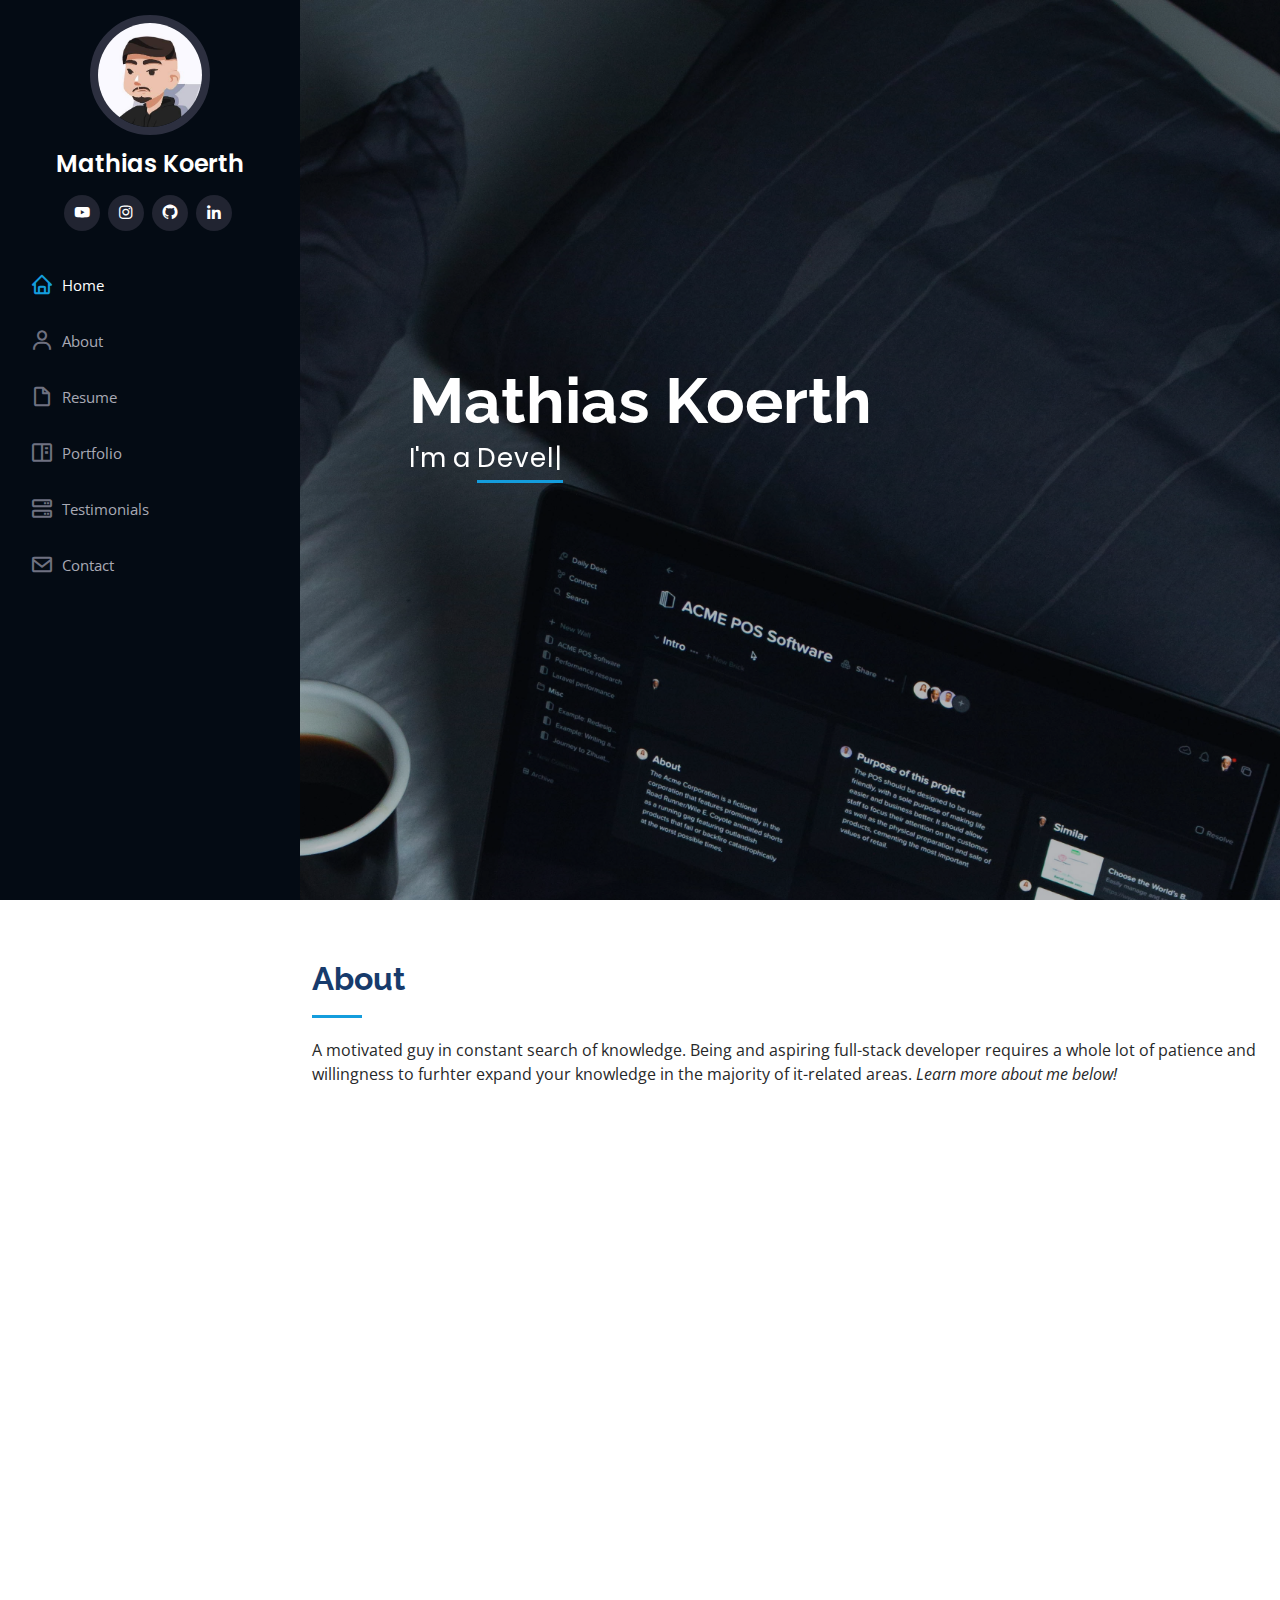
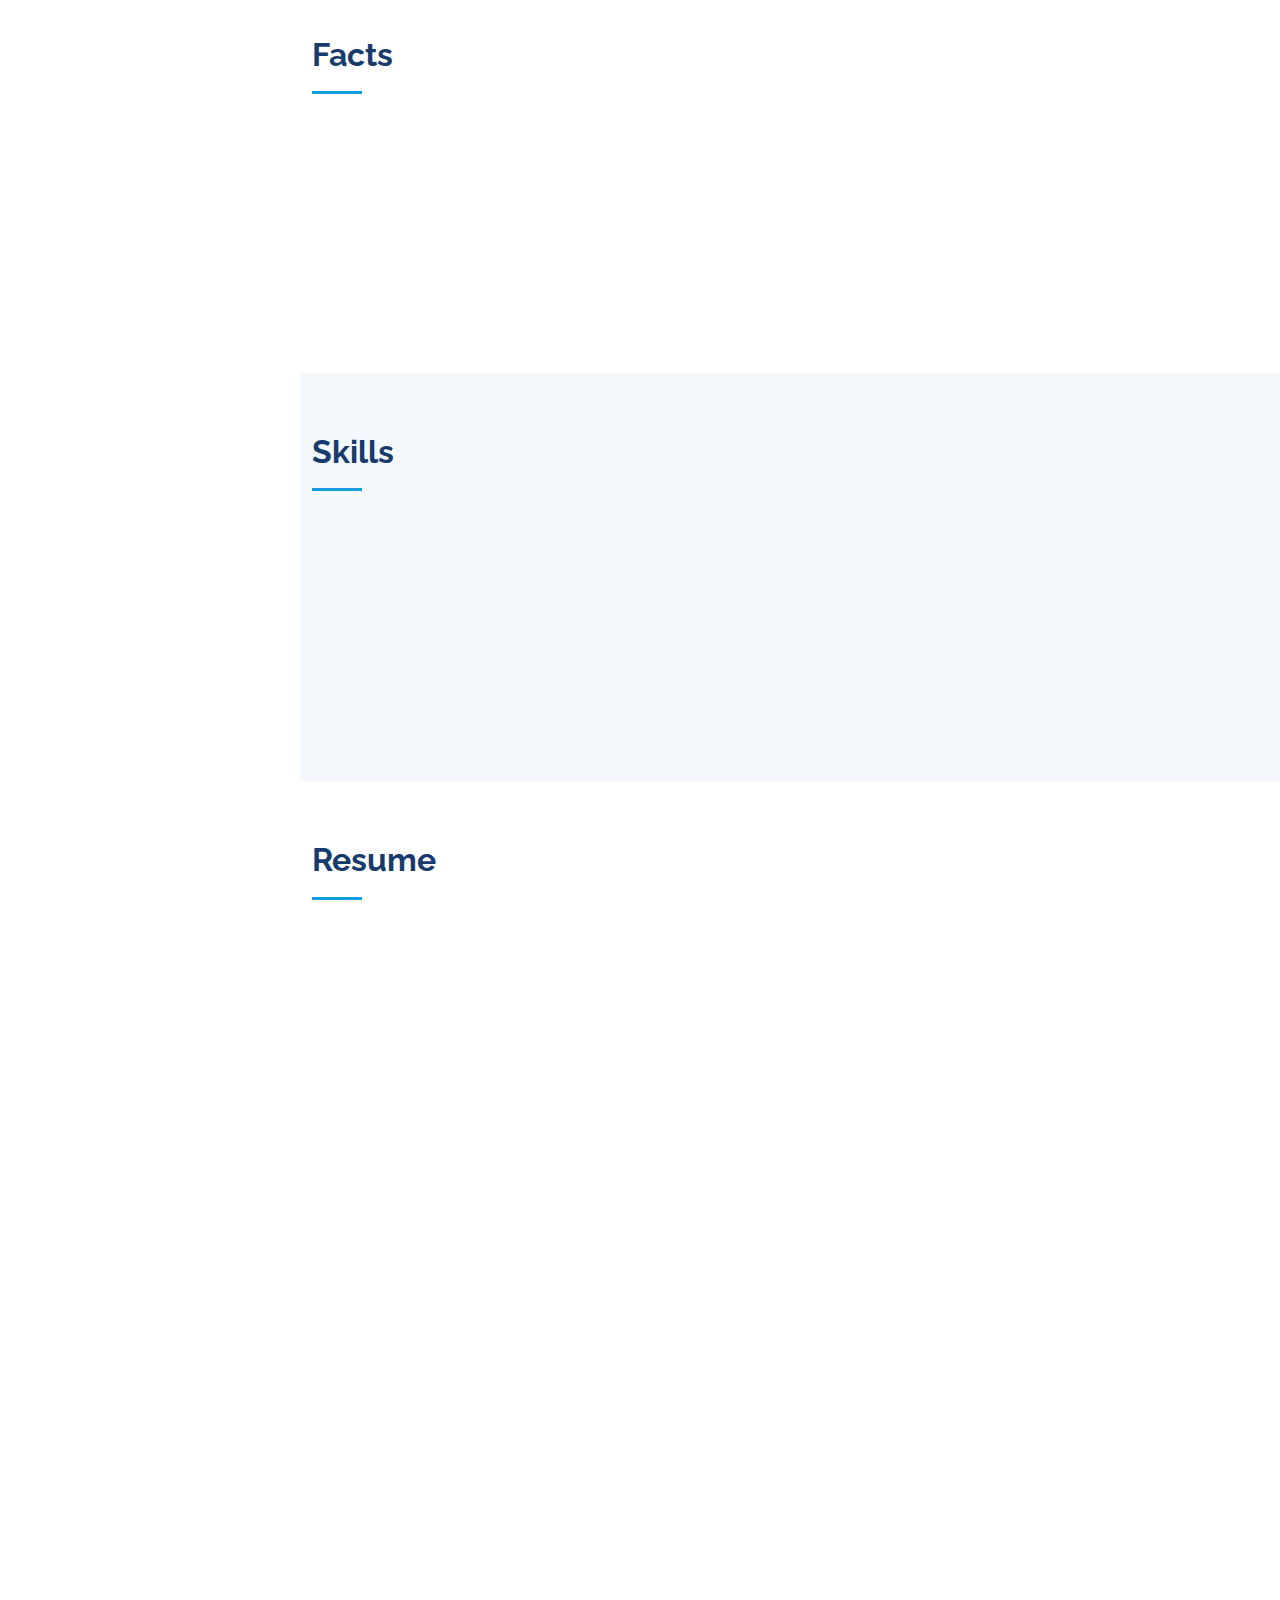
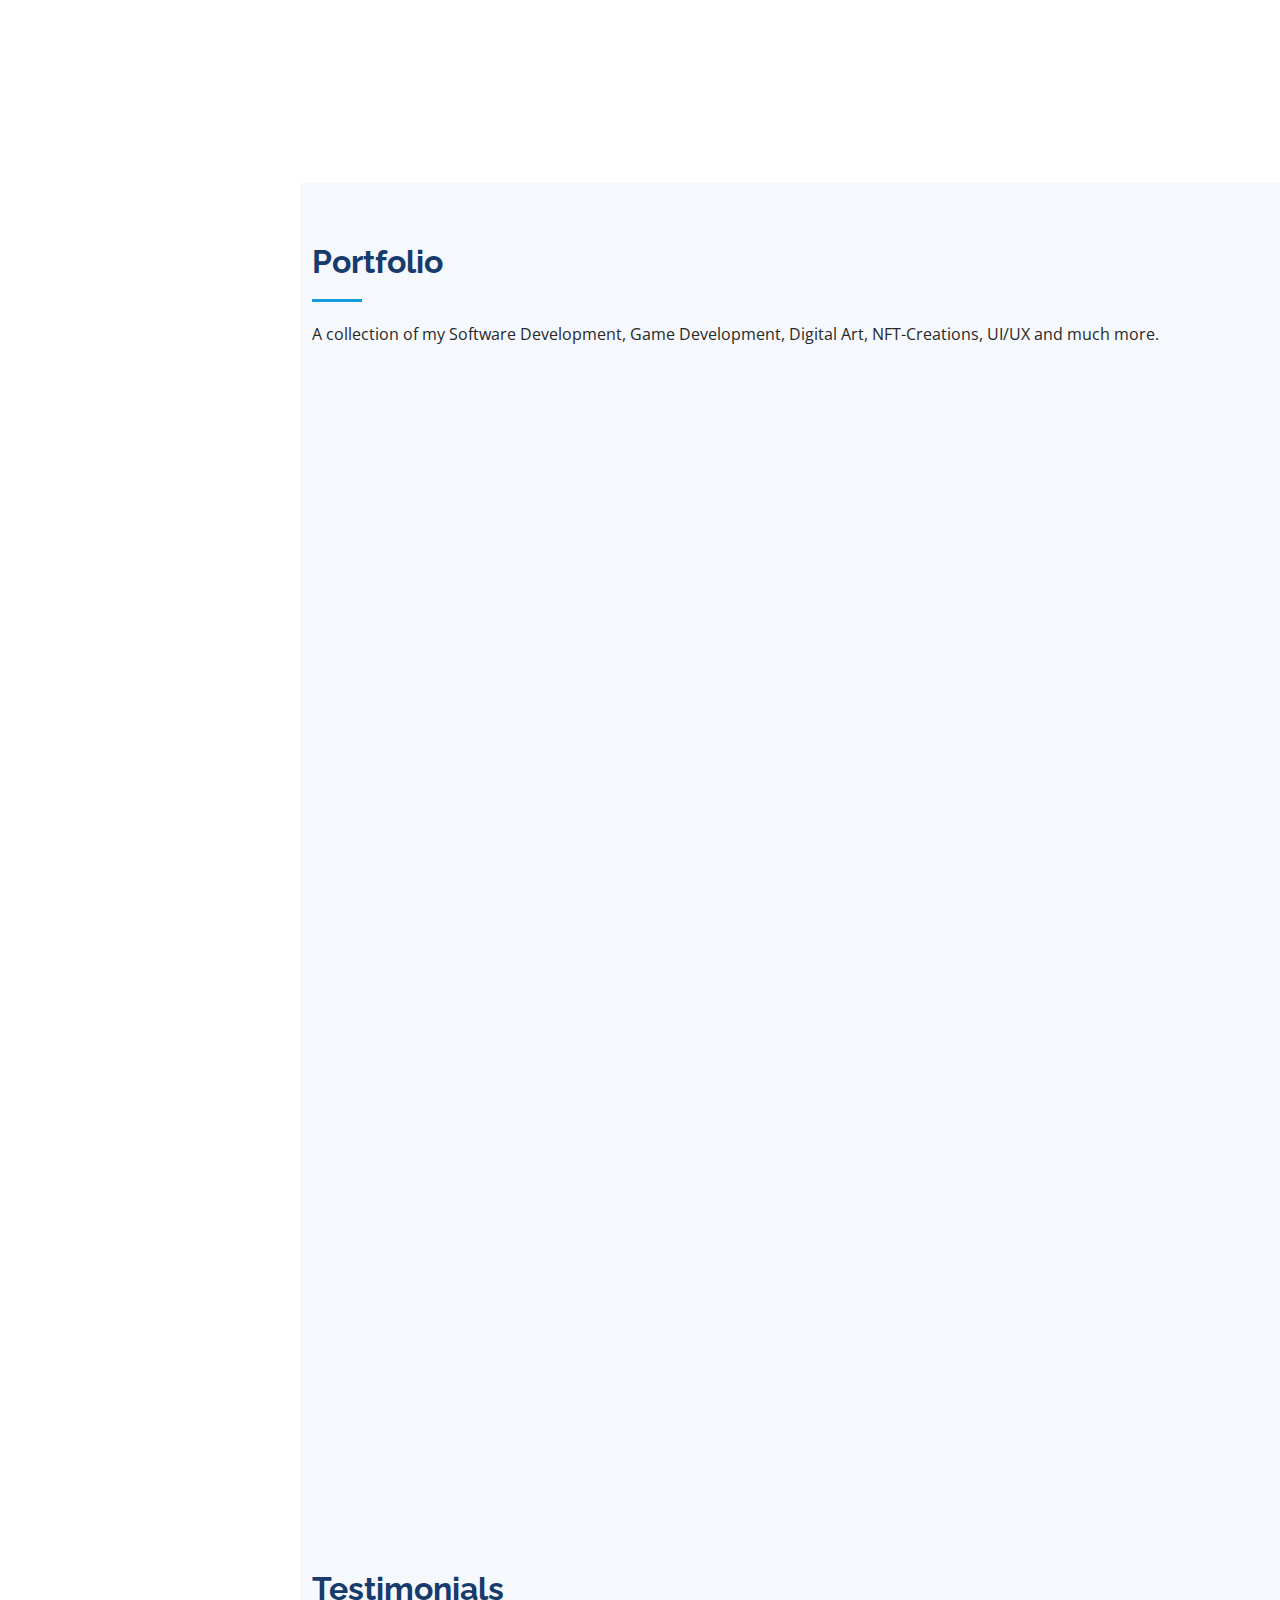
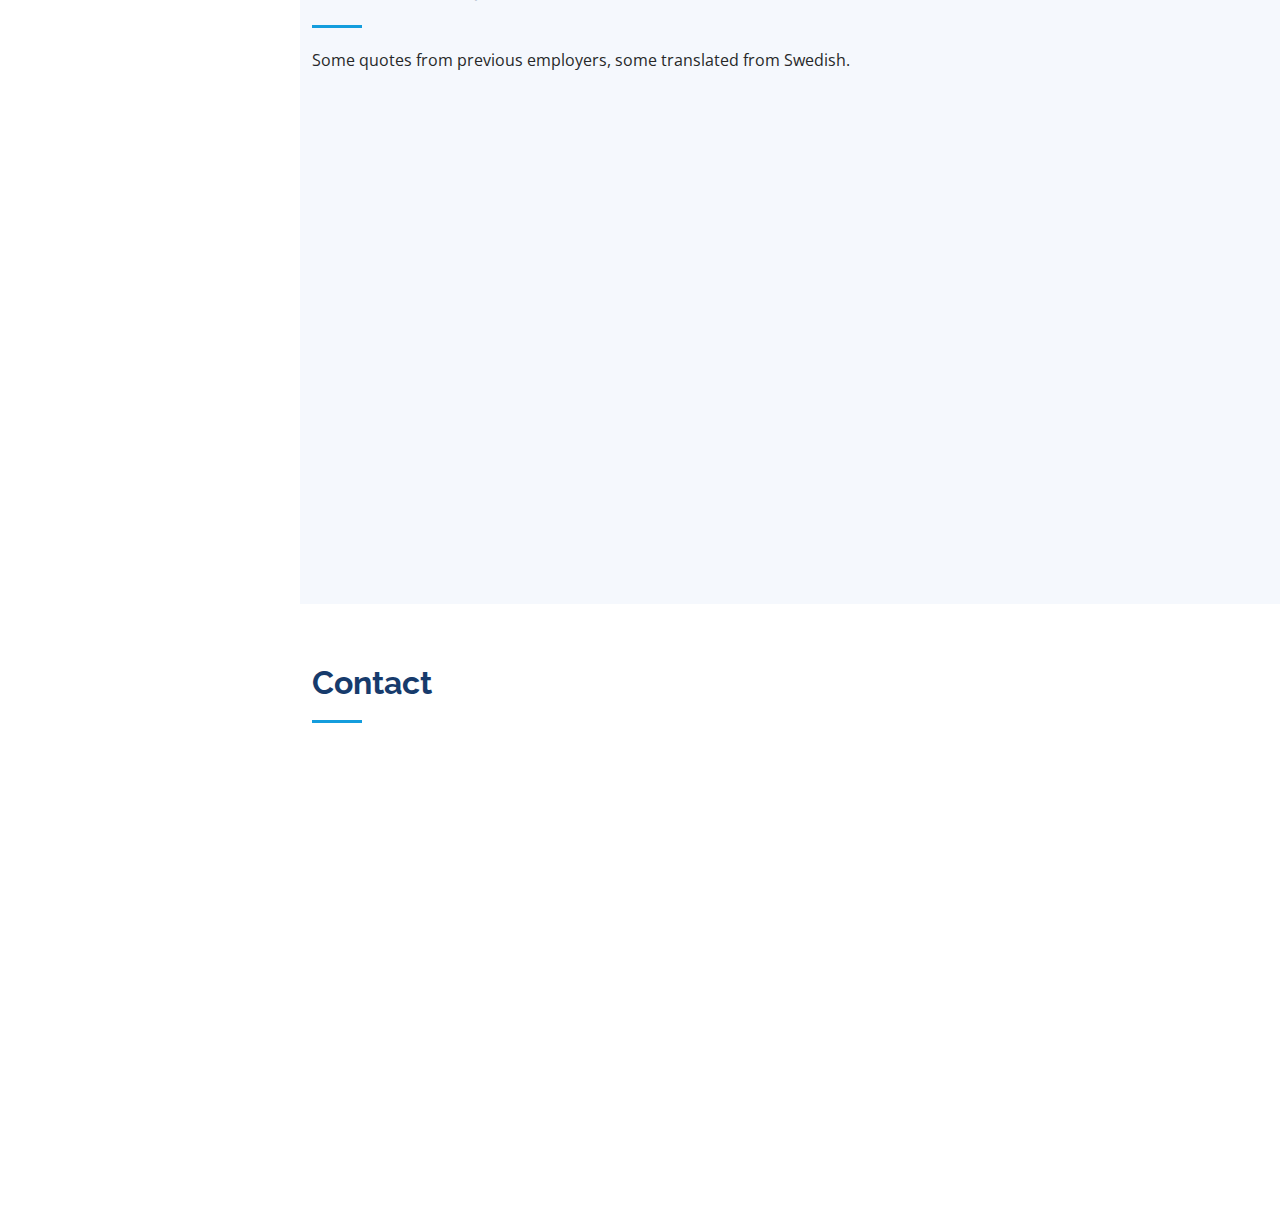
<file: index.html>
<!DOCTYPE html>
<html lang="en">

<head>
  <meta charset="utf-8">
  <meta content="width=device-width, initial-scale=1.0" name="viewport">

  <title>iPortfolio Bootstrap Template - Index</title>
  <meta content="" name="description">
  <meta content="" name="keywords">

  <!-- Favicons -->
  <link href="favicon.ico" rel="icon">
  <link href="favicon-32x32.png" rel="apple-touch-icon">

  <!-- Google Fonts -->
  <link href="https://fonts.googleapis.com/css?family=Open+Sans:300,300i,400,400i,600,600i,700,700i|Raleway:300,300i,400,400i,500,500i,600,600i,700,700i|Poppins:300,300i,400,400i,500,500i,600,600i,700,700i" rel="stylesheet">

  <!-- Vendor CSS Files -->
  <link href="assets/vendor/aos/aos.css" rel="stylesheet">
  <link href="assets/vendor/bootstrap/css/bootstrap.min.css" rel="stylesheet">
  <link href="assets/vendor/bootstrap-icons/bootstrap-icons.css" rel="stylesheet">
  <link href="assets/vendor/boxicons/css/boxicons.min.css" rel="stylesheet">
  <link href="assets/vendor/glightbox/css/glightbox.min.css" rel="stylesheet">
  <link href="assets/vendor/swiper/swiper-bundle.min.css" rel="stylesheet">

  <!-- Template Main CSS File -->
  <link href="assets/css/style.css" rel="stylesheet">

  <!-- =======================================================
  * Template Name: iPortfolio - v3.7.0
  * Template URL: https://bootstrapmade.com/iportfolio-bootstrap-portfolio-websites-template/
  * Author: BootstrapMade.com
  * License: https://bootstrapmade.com/license/
  ======================================================== -->
</head>

<body>

  <!-- ======= Mobile nav toggle button ======= -->
  <i class="bi bi-list mobile-nav-toggle d-xl-none"></i>

  <!-- ======= Header ======= -->
  <header id="header">
    <div class="d-flex flex-column">

      <div class="profile">
        <img src="assets/img/pfp-illu.jpg" alt="" class="img-fluid rounded-circle">
        <h1 class="text-light"><a href="index.html">Mathias Koerth</a></h1>
        <div class="social-links mt-3 text-center">
          <a href="https://www.youtube.com/channel/UCw1hKy-FwZe0Ie469FT__cA" class="facebook"><i class="bx bxl-youtube"></i></a>
          <a href="https://www.instagram.com/codingclues/" class="instagram"><i class="bx bxl-instagram"></i></a>
          <a href="https://github.com/mkoerth" class="google-plus"><i class="bx bxl-github"></i></a>
          <a href="https://se.linkedin.com/in/mathias-koerth-504990185" class="linkedin"><i class="bx bxl-linkedin"></i></a>
        </div>
      </div>

      <nav id="navbar" class="nav-menu navbar">
        <ul>
          <li><a href="#hero" class="nav-link scrollto active"><i class="bx bx-home"></i> <span>Home</span></a></li>
          <li><a href="#about" class="nav-link scrollto"><i class="bx bx-user"></i> <span>About</span></a></li>
          <li><a href="#resume" class="nav-link scrollto"><i class="bx bx-file-blank"></i> <span>Resume</span></a></li>
          <li><a href="#portfolio" class="nav-link scrollto"><i class="bx bx-book-content"></i> <span>Portfolio</span></a></li>
          <li><a href="#testimonials" class="nav-link scrollto"><i class="bx bx-server"></i> <span>Testimonials</span></a></li>
          <li><a href="#contact" class="nav-link scrollto"><i class="bx bx-envelope"></i> <span>Contact</span></a></li>
        </ul>
      </nav><!-- .nav-menu -->
    </div>
  </header><!-- End Header -->

  <!-- ======= Hero Section ======= -->
  <section id="hero" class="d-flex flex-column justify-content-center align-items-center">
    <div class="hero-container" data-aos="fade-in">
      <h1>Mathias Koerth</h1>
      <p> I'm a <span class="typed" data-typed-items="Developer, Tester, Designer, Content Creator"></span></p>
    </div>
  </section><!-- End Hero -->

  <main id="main">

    <!-- ======= About Section ======= -->
    <section id="about" class="about">
      <div class="container">

        <div class="section-title">
          <h2>About</h2>
          <p>A motivated guy in constant search of knowledge. Being and aspiring full-stack developer requires a whole lot of patience and willingness to furhter expand your knowledge in the majority of it-related areas. <i>Learn more about me below!</i></p>
        </div>

        <div class="row">
          <div class="col-lg-4" data-aos="fade-right">
            <img src="assets/img/pfp-illu.jpg" class="img-fluid" alt="">
          </div>
          <div class="col-lg-8 pt-4 pt-lg-0 content" data-aos="fade-left">
            <h3>Software Engineer &amp; Aspiring Full-Stack Dev.</h3>
            <p class="fst-italic">
              "Code is like humor. When you have to explain it, it’s bad.” – Cory House <br>

            </p>
            <div class="row">
              <div class="col-lg-6">
                <ul>
                  <li><i class="bi bi-chevron-right"></i> <strong>Birthday:</strong> <span>5 Mars 1997</span></li>
                  <li><i class="bi bi-chevron-right"></i> <strong>Website:</strong> <span>www.example.com</span></li>
                  <li><i class="bi bi-chevron-right"></i> <strong>Phone:</strong> <span>+467-08 62 89 78</span></li>
                  <li><i class="bi bi-chevron-right"></i> <strong>City:</strong> <span>Malmö, Sweden</span></li>
                </ul>
              </div>
              <div class="col-lg-6">
                <ul>
                  <li><i class="bi bi-chevron-right"></i> <strong>Age:</strong> <span>24</span></li>
                  <li><i class="bi bi-chevron-right"></i> <strong>Enthusiast:</strong> <span>Yes</span></li>
                  <li><i class="bi bi-chevron-right"></i> <strong>Email:</strong> <span>mathias.koerth97@gmail.com</span></li>
                  <li><i class="bi bi-chevron-right"></i> <strong>Great humor:</strong> <span>Beyond great</span></li>
                </ul>
              </div>
            </div>
            <p>
              Alright, so to summarize.
              I'm a a simple guy, with astonishing humor. Coding enthusiast? Absolutely. Born in Helsingborg, but lived most of my life in Malmö.
              I fit in almost everywhere, easily adaptable. In group projects I find the missing piece and try to fill it to my best ability.
              Being on top knowledge-wise is a priority of mine, since it has helped me in countless situations. <br>
              <i>So be prepared to either teach or learn!</i>
            </p>
          </div>
        </div>

      </div>
    </section><!-- End About Section -->

    <!-- ======= Facts Section ======= -->
    <section id="facts" class="facts">
      <div class="container">

        <div class="section-title">
          <h2>Facts</h2>
        </div>

        <div class="row no-gutters">

          <div class="col-lg-3 col-md-6 d-md-flex align-items-md-stretch" data-aos="fade-up">
            <div class="count-box">
              <i class="bi bi-code-slash"></i>
              <span data-purecounter-start="0" data-purecounter-end="1625" data-purecounter-duration="1" class="purecounter"></span>
              <p><strong>Days Coding</strong> Since I started developing.</p>
            </div>
          </div>

          <div class="col-lg-3 col-md-6 d-md-flex align-items-md-stretch" data-aos="fade-up" data-aos-delay="100">
            <div class="count-box">
              <i class="bi bi-bug"></i>
              <span data-purecounter-start="2500" data-purecounter-end="" data-purecounter-duration="5" class="purecounter"></span>
              <p><strong>Amount of Bugs</strong> in my code.</p>
            </div>
          </div>

          <div class="col-lg-3 col-md-6 d-md-flex align-items-md-stretch" data-aos="fade-up" data-aos-delay="200">
            <div class="count-box">
              <i class="bi bi-headset"></i>
              <span data-purecounter-start="0" data-purecounter-end="850" data-purecounter-duration="1" class="purecounter"></span>
              <p><strong>Lo-Fi Songs</strong> Songs listened to while coding.</p>
            </div>
          </div>

          <div class="col-lg-3 col-md-6 d-md-flex align-items-md-stretch" data-aos="fade-up" data-aos-delay="300">
            <div class="count-box">
              <i class="bi bi-people"></i>
              <span data-purecounter-start="0" data-purecounter-end="8" data-purecounter-duration="1" class="purecounter"></span>
              <p><strong>Family in Need</strong> of help with <b>basic</b> IT stuff.</p>
            </div>
          </div>

        </div>

      </div>
    </section><!-- End Facts Section -->

    <!-- ======= Skills Section ======= -->
    <section id="skills" class="skills section-bg">
      <div class="container">

        <div class="section-title">
          <h2>Skills</h2>
        </div>

        <div class="row skills-content">

          <div class="col-lg-6" data-aos="fade-up">

            <div class="progress">
              <span class="skill">Front-end <i class="val">70%</i></span>
              <div class="progress-bar-wrap">
                <div class="progress-bar" role="progressbar" aria-valuenow="70" aria-valuemin="0" aria-valuemax="100"></div>
              </div>
            </div>

            <div class="progress">
              <span class="skill">GAME DEVELOPMENT <i class="val">35%</i></span>
              <div class="progress-bar-wrap">
                <div class="progress-bar" role="progressbar" aria-valuenow="35" aria-valuemin="0" aria-valuemax="100"></div>
              </div>
            </div>

            <div class="progress">
              <span class="skill">System administration <i class="val">85%</i></span>
              <div class="progress-bar-wrap">
                <div class="progress-bar" role="progressbar" aria-valuenow="85" aria-valuemin="0" aria-valuemax="100"></div>
              </div>
            </div>

          </div>

          <div class="col-lg-6" data-aos="fade-up" data-aos-delay="100">

            <div class="progress">
              <span class="skill">Back-end <i class="val">75%</i></span>
              <div class="progress-bar-wrap">
                <div class="progress-bar" role="progressbar" aria-valuenow="75" aria-valuemin="0" aria-valuemax="100"></div>
              </div>
            </div>

            <div class="progress">
              <span class="skill">WordPress/CMS <i class="val">60%</i></span>
              <div class="progress-bar-wrap">
                <div class="progress-bar" role="progressbar" aria-valuenow="60" aria-valuemin="0" aria-valuemax="100"></div>
              </div>
            </div>

            <div class="progress">
              <span class="skill">Photoshop | Illustrator | Premiere Pro <i class="val">75%</i></span>
              <div class="progress-bar-wrap">
                <div class="progress-bar" role="progressbar" aria-valuenow="75" aria-valuemin="0" aria-valuemax="100"></div>
              </div>
            </div>

          </div>

        </div>

      </div>
    </section><!-- End Skills Section -->

    <!-- ======= Resume Section ======= -->
    <section id="resume" class="resume">
      <div class="container">

        <div class="section-title">
          <h2>Resume</h2>
        </div>

        <div class="row">
          <div class="col-lg-6" data-aos="fade-up">
            <h3 class="resume-title">Summary</h3>
            <div class="resume-item pb-0">
              <h4>Mathias Koerth</h4>
              <p><em>Solution-oriented problem-solver that enjoys getting his hands dirty. I embrace work environment above all, being comfortable at work is key to creating great code.</em></p>
              <ul>
                <li>Ahrenbergsgatan 8, 21244 Malmö, Sverige.</li>
                <li>+467-08 62 89 78</li>
                <li>mathias.koerth97@gmail.com</li>
              </ul>
            </div>

            <h3 class="resume-title">Education</h3>
            <div class="resume-item">
              <h4>Advanced Java Development</h4>
              <h5>2020 - 2022</h5>
              <p><em>Grit Academy, Malmö, SE</em></p>
              <p>Advanced Java & Javascript, including. Project Management, TDD, Front- and Backend.</p>
            </div>
            <div class="resume-item">
              <h4>Software Development- and Testing</h4>
              <h5>2018 - 2020</h5>
              <p><em>EC Utbildning, Malmö, SE</em></p>
              <p>Python Development & Test Automation using pytest, robot, cypress, selenium and more.</p>
            </div>
          </div>
          <div class="col-lg-6" data-aos="fade-up" data-aos-delay="100">
            <h3 class="resume-title">Professional Experience</h3>
            <div class="resume-item">
              <h4>Software Engineer & Client Coordinator</h4>
              <h5>2020 - Present</h5>
              <p><em>Wictor Family Office, Halmstad, SE </em></p>
              <ul>
                <li>In charge of Front- and Backend development, including Client View, Automation of Annual Stock Reports and much more.</li>
                <li>Created an intranet in Microsoft Sharepoint accessible for all employees, with custom JS/Powershell.</li>
                <li>System Administration for all applications.</li>
                <li>Designing UI/UX as well ass logos, elements and more.</li>
              </ul>
            </div>
            <div class="resume-item">
              <h4>Test Leader</h4>
              <h5>2019</h5>
              <p><em>Cybercom, Malmö, SE (internship)</em></p>
              <ul>
                <li>In charge of Testing & QA for three different innovative projects.</li>
                <li>Projects included: AI with hardware, hand-held AR game with motions and Webb-development.</li>
                <li>Daily/Weekly StandUps/Meetings with client, using an agile kanban project method.</li>
                <li>Project Planning, Task Delegation, Framework Adjusting and much more.</li>
              </ul>
            </div>
          </div>
        </div>

      </div>
    </section><!-- End Resume Section -->

    <!-- ======= Portfolio Section ======= -->
    <section id="portfolio" class="portfolio section-bg">
      <div class="container">

        <div class="section-title">
          <h2>Portfolio</h2>
          <p>A collection of my Software Development, Game Development, Digital Art, NFT-Creations, UI/UX and much more.</p>
        </div>

        <div class="row" data-aos="fade-up">
          <div class="col-lg-12 d-flex justify-content-center">
            <ul id="portfolio-flters">
              <li data-filter="*" class="filter-active">All</li>
              <li data-filter=".filter-software">Software</li>
              <li data-filter=".filter-game">Game</li>
              <li data-filter=".filter-art">Art</li>
              <li data-filter=".filter-nft">NFT</li>
              <li data-filter=".filter-uiux">UI/UX</li>
              <li data-filter=".filter-other">Other</li>
            </ul>
          </div>
        </div>

        <div class="row portfolio-container" data-aos="fade-up" data-aos-delay="100">

          <div class="col-lg-4 col-md-6 portfolio-item filter-nft">
            <div class="portfolio-wrap">
              <img src="assets/img/Supreme_NO_COP.png" class="img-fluid" alt="">
              <div class="portfolio-links">
                <a href="assets/img/Supreme_NO_COP.png" data-gallery="portfolioGallery" class="portfolio-lightbox" title="NFT created by me. Inspiration from famous brand. Hand-drawn in Procreate on iPad with iPencil."><i class="bx bx-plus"></i></a>
                <a href="portfolio-details.html" title="More Details"><i class="bx bx-link"></i></a>
              </div>
            </div>
          </div>

          <div class="col-lg-4 col-md-6 portfolio-item filter-nft">
            <div class="portfolio-wrap">
              <img src="assets/img/EA7_NO_COP.png" class="img-fluid" alt="">
              <div class="portfolio-links">
                <a href="assets/img/EA7_NO_COP.png" data-gallery="portfolioGallery" class="portfolio-lightbox" title="Web 3"><i class="bx bx-plus"></i></a>
                <a href="portfolio-details.html" title="More Details"><i class="bx bx-link"></i></a>
              </div>
            </div>
          </div>

          <div class="col-lg-4 col-md-6 portfolio-item filter-nft">
            <div class="portfolio-wrap">
              <img src="assets/img/RL_NO_COP.png" class="img-fluid" alt="">
              <div class="portfolio-links">
                <a href="assets/img/RL_NO_COP.png" data-gallery="portfolioGallery" class="portfolio-lightbox" title="App 2"><i class="bx bx-plus"></i></a>
                <a href="portfolio-details.html" title="More Details"><i class="bx bx-link"></i></a>
              </div>
            </div>
          </div>

          <div class="col-lg-4 col-md-6 portfolio-item filter-nft">
            <div class="portfolio-wrap">
              <img src="assets/img/VANS_NO_COP.png" class="img-fluid" alt="">
              <div class="portfolio-links">
                <a href="assets/img/VANS_NO_COP.png" data-gallery="portfolioGallery" class="portfolio-lightbox" title="Card 2"><i class="bx bx-plus"></i></a>
                <a href="portfolio-details.html" title="More Details"><i class="bx bx-link"></i></a>
              </div>
            </div>
          </div>

          <div class="col-lg-4 col-md-6 portfolio-item filter-nft">
            <div class="portfolio-wrap">
              <img src="assets/img/NORTH_FACE_NO_COP_1.png" class="img-fluid" alt="">
              <div class="portfolio-links">
                <a href="assets/img/NORTH_FACE_NO_COP_1.png" data-gallery="portfolioGallery" class="portfolio-lightbox" title="Web 2"><i class="bx bx-plus"></i></a>
                <a href="portfolio-details.html" title="More Details"><i class="bx bx-link"></i></a>
              </div>
            </div>
          </div>

          <div class="col-lg-4 col-md-6 portfolio-item filter-nft">
            <div class="portfolio-wrap">
              <img src="assets/img/NO_COP.png" class="img-fluid" alt="">
              <div class="portfolio-links">
                <a href="assets/img/NO_COP.png" data-gallery="portfolioGallery" class="portfolio-lightbox" title="App 3"><i class="bx bx-plus"></i></a>
                <a href="portfolio-details.html" title="More Details"><i class="bx bx-link"></i></a>
              </div>
            </div>
          </div>

          <div class="col-lg-4 col-md-6 portfolio-item filter-nft">
            <div class="portfolio-wrap">
              <img src="assets/img/NORTH_FACE_NO_COP.png" class="img-fluid" alt="">
              <div class="portfolio-links">
                <a href="assets/img/NORTH_FACE_NO_COP.png" data-gallery="portfolioGallery" class="portfolio-lightbox" title="Card 1"><i class="bx bx-plus"></i></a>
                <a href="portfolio-details.html" title="More Details"><i class="bx bx-link"></i></a>
              </div>
            </div>
          </div>

        </div>

      </div>
    </section><!-- End Portfolio Section -->

    <!-- ======= Testimonials Section ======= -->
    <section id="testimonials" class="testimonials section-bg">
      <div class="container">

        <div class="section-title">
          <h2>Testimonials</h2>
          <p>Some quotes from previous employers, some translated from Swedish.</p>
        </div>

        <div class="testimonials-slider swiper" data-aos="fade-up" data-aos-delay="100">
          <div class="swiper-wrapper">

            <div class="swiper-slide">
              <div class="testimonial-item" data-aos="fade-up">
                <p>
                  <i class="bx bxs-quote-alt-left quote-icon-left"></i>
                  Mathias took the initiative quickly and indepentently organized testing and reporting for three parallel projects. Impressive.
                  <i class="bx bxs-quote-alt-right quote-icon-right"></i>
                </p>
                <img src="assets/img/dennisZ.jpg" class="testimonial-img" alt="">
                <h3>Dennis Zikovic</h3>
                <h4>Senior Consultant & Solutions Architect</h4>
              </div>
            </div><!-- End testimonial item -->

            <div class="swiper-slide">
              <div class="testimonial-item" data-aos="fade-up" data-aos-delay="100">
                <p>
                  <i class="bx bxs-quote-alt-left quote-icon-left"></i>
                  Mathias worked with data gathering in a proptech startup and delivered on time aswell as showing great flexibility during pressured deadlines.
                  <i class="bx bxs-quote-alt-right quote-icon-right"></i>
                </p>
                <img src="assets/img/lenaS.jpg" class="testimonial-img" alt="">
                <h3>Lena Skiba</h3>
                <h4>Founder, Skinfo AB</h4>
              </div>
            </div><!-- End testimonial item -->

            <div class="swiper-slide">
              <div class="testimonial-item" data-aos="fade-up" data-aos-delay="200">
                <p>
                  <i class="bx bxs-quote-alt-left quote-icon-left"></i>
                  Mathias is solution-oriented and focused. With a positive attitude, he has carried out several projects, taken his own responsibility and contributed to our expansion in the Nordic region.
                  <i class="bx bxs-quote-alt-right quote-icon-right"></i>
                </p>
                <img src="assets/img/victorK.jpg" class="testimonial-img" alt="">
                <h3>Victor Karlsson</h3>
                <h4>Co-Founder, Propstreet</h4>
              </div>
            </div><!-- End testimonial item -->

            <div class="swiper-slide">
              <div class="testimonial-item" data-aos="fade-up" data-aos-delay="200">
                <p>
                  <i class="bx bxs-quote-alt-left quote-icon-left"></i>
                  Mathias is a person who is self-motivated and solution-oriented.
                  <i class="bx bxs-quote-alt-right quote-icon-right"></i>
                </p>
                <img src="assets/img/danielO.jpg" class="testimonial-img" alt="">
                <h3>Daniel Olsson</h3>
                <h4>Owner & Web Developer, Galajan</h4>
              </div>
            </div><!-- End testimonial item -->

          </div>
          <div class="swiper-pagination"></div>
        </div>

      </div>
    </section><!-- End Testimonials Section -->

    <!-- ======= Contact Section ======= -->
    <section id="contact" class="contact">
      <div class="container">

        <div class="section-title">
          <h2>Contact</h2>
        </div>

        <div class="row" data-aos="fade-in">

          <div class="col-lg-5 d-flex align-items-stretch">
            <div class="info">
              <div class="address">
                <i class="bi bi-geo-alt"></i>
                <h4>Location:</h4>
                <p>Ahrenbergsgatan 8, 21244 Malmö.</p>
              </div>

              <div class="email">
                <i class="bi bi-envelope"></i>
                <h4>Email:</h4>
                <p>mathias.koerth97@gmail.com</p>
              </div>

              <div class="phone">
                <i class="bi bi-phone"></i>
                <h4>Call:</h4>
                <p>+467-08 62 89 78</p>
              </div>
            </div>

          </div>

        </div>

      </div>
    </section><!-- End Contact Section -->

  </main><!-- End #main -->

  <!-- ======= Footer ======= -->
  <footer id="footer">
    <div class="container">
      <div class="copyright">
      </div>
      <div class="credits">
      </div>
    </div>
  </footer><!-- End  Footer -->

  <a href="#" class="back-to-top d-flex align-items-center justify-content-center"><i class="bi bi-arrow-up-short"></i></a>

  <!-- Vendor JS Files -->
  <script src="assets/vendor/purecounter/purecounter.js"></script>
  <script src="assets/vendor/aos/aos.js"></script>
  <script src="assets/vendor/bootstrap/js/bootstrap.bundle.min.js"></script>
  <script src="assets/vendor/glightbox/js/glightbox.min.js"></script>
  <script src="assets/vendor/isotope-layout/isotope.pkgd.min.js"></script>
  <script src="assets/vendor/swiper/swiper-bundle.min.js"></script>
  <script src="assets/vendor/typed.js/typed.min.js"></script>
  <script src="assets/vendor/waypoints/noframework.waypoints.js"></script>
  <script src="assets/vendor/php-email-form/validate.js"></script>

  <!-- Template Main JS File -->
  <script src="assets/js/main.js"></script>

</body>

</html>
</file>
<file: assets/css/style.css>
/**
* Template Name: iPortfolio - v3.7.0
* Template URL: https://bootstrapmade.com/iportfolio-bootstrap-portfolio-websites-template/
* Author: BootstrapMade.com
* License: https://bootstrapmade.com/license/
*/

/*--------------------------------------------------------------
# General
--------------------------------------------------------------*/
body {
  font-family: "Open Sans", sans-serif;
  color: #272829;
}

a {
  color: #149ddd;
  text-decoration: none;
}

a:hover {
  color: #37b3ed;
  text-decoration: none;
}

h1, h2, h3, h4, h5, h6 {
  font-family: "Raleway", sans-serif;
}

/*--------------------------------------------------------------
# Back to top button
--------------------------------------------------------------*/
.back-to-top {
  position: fixed;
  visibility: hidden;
  opacity: 0;
  right: 15px;
  bottom: 15px;
  z-index: 996;
  background: #149ddd;
  width: 40px;
  height: 40px;
  border-radius: 50px;
  transition: all 0.4s;
}
.back-to-top i {
  font-size: 28px;
  color: #fff;
  line-height: 0;
}
.back-to-top:hover {
  background: #2eafec;
  color: #fff;
}
.back-to-top.active {
  visibility: visible;
  opacity: 1;
}

/*--------------------------------------------------------------
# Header
--------------------------------------------------------------*/
#header {
  position: fixed;
  top: 0;
  left: 0;
  bottom: 0;
  width: 300px;
  transition: all ease-in-out 0.5s;
  z-index: 9997;
  transition: all 0.5s;
  padding: 0 15px;
  background: #040b14;
  overflow-y: auto;
}
#header .profile img {
  margin: 15px auto;
  display: block;
  width: 120px;
  border: 8px solid #2c2f3f;
}
#header .profile h1 {
  font-size: 24px;
  margin: 0;
  padding: 0;
  font-weight: 600;
  -moz-text-align-last: center;
  text-align-last: center;
  font-family: "Poppins", sans-serif;
}
#header .profile h1 a, #header .profile h1 a:hover {
  color: #fff;
  text-decoration: none;
}
#header .profile .social-links a {
  font-size: 18px;
  display: inline-block;
  background: #212431;
  color: #fff;
  line-height: 1;
  padding: 8px 0;
  margin-right: 4px;
  border-radius: 50%;
  text-align: center;
  width: 36px;
  height: 36px;
  transition: 0.3s;
}
#header .profile .social-links a:hover {
  background: #149ddd;
  color: #fff;
  text-decoration: none;
}

#main {
  margin-left: 300px;
}

@media (max-width: 1199px) {
  #header {
    left: -300px;
  }

  #main {
    margin-left: 0;
  }
}
/*--------------------------------------------------------------
# Navigation Menu
--------------------------------------------------------------*/
/* Desktop Navigation */
.nav-menu {
  padding: 30px 0 0 0;
}
.nav-menu * {
  margin: 0;
  padding: 0;
  list-style: none;
}
.nav-menu > ul > li {
  position: relative;
  white-space: nowrap;
}
.nav-menu a, .nav-menu a:focus {
  display: flex;
  align-items: center;
  color: #a8a9b4;
  padding: 12px 15px;
  margin-bottom: 8px;
  transition: 0.3s;
  font-size: 15px;
}
.nav-menu a i, .nav-menu a:focus i {
  font-size: 24px;
  padding-right: 8px;
  color: #6f7180;
}
.nav-menu a:hover, .nav-menu .active, .nav-menu .active:focus, .nav-menu li:hover > a {
  text-decoration: none;
  color: #fff;
}
.nav-menu a:hover i, .nav-menu .active i, .nav-menu .active:focus i, .nav-menu li:hover > a i {
  color: #149ddd;
}

/* Mobile Navigation */
.mobile-nav-toggle {
  position: fixed;
  right: 15px;
  top: 15px;
  z-index: 9998;
  border: 0;
  font-size: 24px;
  transition: all 0.4s;
  outline: none !important;
  background-color: #149ddd;
  color: #fff;
  width: 40px;
  height: 40px;
  display: inline-flex;
  align-items: center;
  justify-content: center;
  line-height: 0;
  border-radius: 50px;
  cursor: pointer;
}

.mobile-nav-active {
  overflow: hidden;
}
.mobile-nav-active #header {
  left: 0;
}

/*--------------------------------------------------------------
# Hero Section
--------------------------------------------------------------*/
#hero {
  width: 100%;
  height: 100vh;
  background: url("../img/bgp2.jpg") top center;
  background-size: cover;
}
#hero:before {
  content: "";
  background: rgba(5, 13, 24, 0.3);
  position: absolute;
  bottom: 0;
  top: 0;
  left: 0;
  right: 0;
  z-index: 1;
}
#hero .hero-container {
  position: relative;
  z-index: 2;
  min-width: 300px;
}
#hero h1 {
  margin: 0 0 10px 0;
  font-size: 64px;
  font-weight: 700;
  line-height: 56px;
  color: #fff;
}
#hero p {
  color: #fff;
  margin-bottom: 50px;
  font-size: 26px;
  font-family: "Poppins", sans-serif;
}
#hero p span {
  color: #fff;
  padding-bottom: 4px;
  letter-spacing: 1px;
  border-bottom: 3px solid #149ddd;
}
@media (min-width: 1024px) {
  #hero {
    background-attachment: fixed;
  }
}
@media (max-width: 768px) {
  #hero h1 {
    font-size: 28px;
    line-height: 36px;
  }
  #hero h2 {
    font-size: 18px;
    line-height: 24px;
    margin-bottom: 30px;
  }
}

/*--------------------------------------------------------------
# Sections General
--------------------------------------------------------------*/
section {
  padding: 60px 0;
  overflow: hidden;
}

.section-bg {
  background: #f5f8fd;
}

.section-title {
  padding-bottom: 30px;
}
.section-title h2 {
  font-size: 32px;
  font-weight: bold;
  margin-bottom: 20px;
  padding-bottom: 20px;
  position: relative;
  color: #173b6c;
}
.section-title h2::after {
  content: "";
  position: absolute;
  display: block;
  width: 50px;
  height: 3px;
  background: #149ddd;
  bottom: 0;
  left: 0;
}
.section-title p {
  margin-bottom: 0;
}

/*--------------------------------------------------------------
# About
--------------------------------------------------------------*/
.about .content h3 {
  font-weight: 700;
  font-size: 26px;
  color: #173b6c;
}
.about .content ul {
  list-style: none;
  padding: 0;
}
.about .content ul li {
  margin-bottom: 20px;
  display: flex;
  align-items: center;
}
.about .content ul strong {
  margin-right: 10px;
}
.about .content ul i {
  font-size: 16px;
  margin-right: 5px;
  color: #149ddd;
  line-height: 0;
}
.about .content p:last-child {
  margin-bottom: 0;
}

/*--------------------------------------------------------------
# Facts
--------------------------------------------------------------*/
.facts {
  padding-bottom: 30px;
}
.facts .count-box {
  padding: 30px;
  width: 100%;
}
.facts .count-box i {
  display: block;
  font-size: 44px;
  color: #149ddd;
  float: left;
  line-height: 0;
}
.facts .count-box span {
  font-size: 48px;
  line-height: 40px;
  display: block;
  font-weight: 700;
  color: #050d18;
  margin-left: 60px;
}
.facts .count-box p {
  padding: 15px 0 0 0;
  margin: 0 0 0 60px;
  font-family: "Raleway", sans-serif;
  font-size: 14px;
  color: #122f57;
}
.facts .count-box a {
  font-weight: 600;
  display: block;
  margin-top: 20px;
  color: #122f57;
  font-size: 15px;
  font-family: "Poppins", sans-serif;
  transition: ease-in-out 0.3s;
}
.facts .count-box a:hover {
  color: #1f5297;
}

/*--------------------------------------------------------------
# Akills
--------------------------------------------------------------*/
.skills .progress {
  height: 60px;
  display: block;
  background: none;
  border-radius: 0;
}
.skills .progress .skill {
  padding: 0;
  margin: 0 0 6px 0;
  text-transform: uppercase;
  display: block;
  font-weight: 600;
  font-family: "Poppins", sans-serif;
  color: #050d18;
}
.skills .progress .skill .val {
  float: right;
  font-style: normal;
}
.skills .progress-bar-wrap {
  background: #dce8f8;
  height: 10px;
}
.skills .progress-bar {
  width: 1px;
  height: 10px;
  transition: 0.9s;
  background-color: #149ddd;
}

/*--------------------------------------------------------------
# Resume
--------------------------------------------------------------*/
.resume .resume-title {
  font-size: 26px;
  font-weight: 700;
  margin-top: 20px;
  margin-bottom: 20px;
  color: #050d18;
}
.resume .resume-item {
  padding: 0 0 20px 20px;
  margin-top: -2px;
  border-left: 2px solid #1f5297;
  position: relative;
}
.resume .resume-item h4 {
  line-height: 18px;
  font-size: 18px;
  font-weight: 600;
  text-transform: uppercase;
  font-family: "Poppins", sans-serif;
  color: #050d18;
  margin-bottom: 10px;
}
.resume .resume-item h5 {
  font-size: 16px;
  background: #e4edf9;
  padding: 5px 15px;
  display: inline-block;
  font-weight: 600;
  margin-bottom: 10px;
}
.resume .resume-item ul {
  padding-left: 20px;
}
.resume .resume-item ul li {
  padding-bottom: 10px;
}
.resume .resume-item:last-child {
  padding-bottom: 0;
}
.resume .resume-item::before {
  content: "";
  position: absolute;
  width: 16px;
  height: 16px;
  border-radius: 50px;
  left: -9px;
  top: 0;
  background: #fff;
  border: 2px solid #1f5297;
}

/*--------------------------------------------------------------
# Portfolio
--------------------------------------------------------------*/
.portfolio .portfolio-item {
  margin-bottom: 30px;
}
.portfolio #portfolio-flters {
  padding: 0;
  margin: 0 auto 35px auto;
  list-style: none;
  text-align: center;
  background: #fff;
  border-radius: 50px;
  padding: 2px 15px;
}
.portfolio #portfolio-flters li {
  cursor: pointer;
  display: inline-block;
  padding: 10px 15px 8px 15px;
  font-size: 14px;
  font-weight: 600;
  line-height: 1;
  text-transform: uppercase;
  color: #272829;
  margin-bottom: 5px;
  transition: all 0.3s ease-in-out;
}
.portfolio #portfolio-flters li:hover, .portfolio #portfolio-flters li.filter-active {
  color: #149ddd;
}
.portfolio #portfolio-flters li:last-child {
  margin-right: 0;
}
.portfolio .portfolio-wrap {
  transition: 0.3s;
  position: relative;
  overflow: hidden;
  z-index: 1;
}
.portfolio .portfolio-wrap::before {
  content: "";
  background: rgba(255, 255, 255, 0.5);
  position: absolute;
  left: 0;
  right: 0;
  top: 0;
  bottom: 0;
  transition: all ease-in-out 0.3s;
  z-index: 2;
  opacity: 0;
}
.portfolio .portfolio-wrap .portfolio-links {
  opacity: 1;
  left: 0;
  right: 0;
  bottom: -60px;
  z-index: 3;
  position: absolute;
  transition: all ease-in-out 0.3s;
  display: flex;
  justify-content: center;
}
.portfolio .portfolio-wrap .portfolio-links a {
  color: #fff;
  font-size: 28px;
  text-align: center;
  background: rgba(20, 157, 221, 0.75);
  transition: 0.3s;
  width: 50%;
}
.portfolio .portfolio-wrap .portfolio-links a:hover {
  background: rgba(20, 157, 221, 0.95);
}
.portfolio .portfolio-wrap .portfolio-links a + a {
  border-left: 1px solid #37b3ed;
}
.portfolio .portfolio-wrap:hover::before {
  top: 0;
  left: 0;
  right: 0;
  bottom: 0;
  opacity: 1;
}
.portfolio .portfolio-wrap:hover .portfolio-links {
  opacity: 1;
  bottom: 0;
}

/*--------------------------------------------------------------
# Portfolio Details
--------------------------------------------------------------*/
.portfolio-details {
  padding-top: 40px;
}
.portfolio-details .portfolio-details-slider img {
  width: 100%;
}
.portfolio-details .portfolio-details-slider .swiper-pagination {
  margin-top: 20px;
  position: relative;
}
.portfolio-details .portfolio-details-slider .swiper-pagination .swiper-pagination-bullet {
  width: 12px;
  height: 12px;
  background-color: #fff;
  opacity: 1;
  border: 1px solid #149ddd;
}
.portfolio-details .portfolio-details-slider .swiper-pagination .swiper-pagination-bullet-active {
  background-color: #149ddd;
}
.portfolio-details .portfolio-info {
  padding: 30px;
  box-shadow: 0px 0 30px rgba(5, 13, 24, 0.08);
}
.portfolio-details .portfolio-info h3 {
  font-size: 22px;
  font-weight: 700;
  margin-bottom: 20px;
  padding-bottom: 20px;
  border-bottom: 1px solid #eee;
}
.portfolio-details .portfolio-info ul {
  list-style: none;
  padding: 0;
  font-size: 15px;
}
.portfolio-details .portfolio-info ul li + li {
  margin-top: 10px;
}
.portfolio-details .portfolio-description {
  padding-top: 30px;
}
.portfolio-details .portfolio-description h2 {
  font-size: 26px;
  font-weight: 700;
  margin-bottom: 20px;
}
.portfolio-details .portfolio-description p {
  padding: 0;
}

/*--------------------------------------------------------------
# Services
--------------------------------------------------------------*/
.services .icon-box {
  margin-bottom: 20px;
}
.services .icon {
  float: left;
  display: flex;
  align-items: center;
  justify-content: center;
  width: 54px;
  height: 54px;
  background: #149ddd;
  border-radius: 50%;
  transition: 0.5s;
  border: 1px solid #149ddd;
}
.services .icon i {
  color: #fff;
  font-size: 24px;
  line-height: 0;
}
.services .icon-box:hover .icon {
  background: #fff;
}
.services .icon-box:hover .icon i {
  color: #149ddd;
}
.services .title {
  margin-left: 80px;
  font-weight: 700;
  margin-bottom: 15px;
  font-size: 18px;
}
.services .title a {
  color: #343a40;
}
.services .title a:hover {
  color: #149ddd;
}
.services .description {
  margin-left: 80px;
  line-height: 24px;
  font-size: 14px;
}

/*--------------------------------------------------------------
# Testimonials
--------------------------------------------------------------*/
.testimonials .testimonials-carousel, .testimonials .testimonials-slider {
  overflow: hidden;
}
.testimonials .testimonial-item {
  box-sizing: content-box;
  text-align: center;
  min-height: 320px;
}
.testimonials .testimonial-item .testimonial-img {
  width: 90px;
  border-radius: 50%;
  margin: 0 auto;
}
.testimonials .testimonial-item h3 {
  font-size: 18px;
  font-weight: bold;
  margin: 10px 0 5px 0;
  color: #111;
}
.testimonials .testimonial-item h4 {
  font-size: 14px;
  color: #999;
  margin: 0;
}
.testimonials .testimonial-item .quote-icon-left, .testimonials .testimonial-item .quote-icon-right {
  color: #c3e8fa;
  font-size: 26px;
}
.testimonials .testimonial-item .quote-icon-left {
  display: inline-block;
  left: -5px;
  position: relative;
}
.testimonials .testimonial-item .quote-icon-right {
  display: inline-block;
  right: -5px;
  position: relative;
  top: 10px;
}
.testimonials .testimonial-item p {
  font-style: italic;
  margin: 0 15px 15px 15px;
  padding: 20px;
  background: #fff;
  position: relative;
  margin-bottom: 35px;
  border-radius: 6px;
  box-shadow: 0px 2px 15px rgba(0, 0, 0, 0.1);
}
.testimonials .testimonial-item p::after {
  content: "";
  width: 0;
  height: 0;
  border-top: 20px solid #fff;
  border-right: 20px solid transparent;
  border-left: 20px solid transparent;
  position: absolute;
  bottom: -20px;
  left: calc(50% - 20px);
}
.testimonials .swiper-pagination {
  margin-top: 20px;
  position: relative;
}
.testimonials .swiper-pagination .swiper-pagination-bullet {
  width: 12px;
  height: 12px;
  background-color: #fff;
  opacity: 1;
  border: 1px solid #149ddd;
}
.testimonials .swiper-pagination .swiper-pagination-bullet-active {
  background-color: #149ddd;
}

/*--------------------------------------------------------------
# Contact
--------------------------------------------------------------*/
.contact {
  padding-bottom: 130px;
}
.contact .info {
  padding: 30px;
  background: #fff;
  width: 100%;
  box-shadow: 0 0 24px 0 rgba(0, 0, 0, 0.12);
}
.contact .info i {
  font-size: 20px;
  color: #149ddd;
  float: left;
  width: 44px;
  height: 44px;
  background: #dff3fc;
  display: flex;
  justify-content: center;
  align-items: center;
  border-radius: 50px;
  transition: all 0.3s ease-in-out;
}
.contact .info h4 {
  padding: 0 0 0 60px;
  font-size: 22px;
  font-weight: 600;
  margin-bottom: 5px;
  color: #050d18;
}
.contact .info p {
  padding: 0 0 10px 60px;
  margin-bottom: 20px;
  font-size: 14px;
  color: #173b6c;
}
.contact .info .email p {
  padding-top: 5px;
}
.contact .info .social-links {
  padding-left: 60px;
}
.contact .info .social-links a {
  font-size: 18px;
  display: inline-block;
  background: #333;
  color: #fff;
  line-height: 1;
  padding: 8px 0;
  border-radius: 50%;
  text-align: center;
  width: 36px;
  height: 36px;
  transition: 0.3s;
  margin-right: 10px;
}
.contact .info .social-links a:hover {
  background: #149ddd;
  color: #fff;
}
.contact .info .email:hover i, .contact .info .address:hover i, .contact .info .phone:hover i {
  background: #149ddd;
  color: #fff;
}
.contact .php-email-form {
  width: 100%;
  padding: 30px;
  background: #fff;
  box-shadow: 0 0 24px 0 rgba(0, 0, 0, 0.12);
}
.contact .php-email-form .form-group {
  padding-bottom: 8px;
}
.contact .php-email-form .validate {
  display: none;
  color: red;
  margin: 0 0 15px 0;
  font-weight: 400;
  font-size: 13px;
}
.contact .php-email-form .error-message {
  display: none;
  color: #fff;
  background: #ed3c0d;
  text-align: left;
  padding: 15px;
  font-weight: 600;
}
.contact .php-email-form .error-message br + br {
  margin-top: 25px;
}
.contact .php-email-form .sent-message {
  display: none;
  color: #fff;
  background: #18d26e;
  text-align: center;
  padding: 15px;
  font-weight: 600;
}
.contact .php-email-form .loading {
  display: none;
  background: #fff;
  text-align: center;
  padding: 15px;
}
.contact .php-email-form .loading:before {
  content: "";
  display: inline-block;
  border-radius: 50%;
  width: 24px;
  height: 24px;
  margin: 0 10px -6px 0;
  border: 3px solid #18d26e;
  border-top-color: #eee;
  -webkit-animation: animate-loading 1s linear infinite;
  animation: animate-loading 1s linear infinite;
}
.contact .php-email-form .form-group {
  margin-bottom: 15px;
}
.contact .php-email-form label {
  padding-bottom: 8px;
}
.contact .php-email-form input, .contact .php-email-form textarea {
  border-radius: 0;
  box-shadow: none;
  font-size: 14px;
}
.contact .php-email-form input {
  height: 44px;
}
.contact .php-email-form textarea {
  padding: 10px 15px;
}
.contact .php-email-form button[type=submit] {
  background: #149ddd;
  border: 0;
  padding: 10px 24px;
  color: #fff;
  transition: 0.4s;
  border-radius: 4px;
}
.contact .php-email-form button[type=submit]:hover {
  background: #37b3ed;
}
@-webkit-keyframes animate-loading {
  0% {
    transform: rotate(0deg);
  }
  100% {
    transform: rotate(360deg);
  }
}
@keyframes animate-loading {
  0% {
    transform: rotate(0deg);
  }
  100% {
    transform: rotate(360deg);
  }
}

/*--------------------------------------------------------------
# Breadcrumbs
--------------------------------------------------------------*/
.breadcrumbs {
  padding: 20px 0;
  background: #f9f9f9;
}
.breadcrumbs h2 {
  font-size: 26px;
  font-weight: 300;
}
.breadcrumbs ol {
  display: flex;
  flex-wrap: wrap;
  list-style: none;
  padding: 0;
  margin: 0;
  font-size: 15px;
}
.breadcrumbs ol li + li {
  padding-left: 10px;
}
.breadcrumbs ol li + li::before {
  display: inline-block;
  padding-right: 10px;
  color: #0e2442;
  content: "/";
}
@media (max-width: 768px) {
  .breadcrumbs .d-flex {
    display: block !important;
  }
  .breadcrumbs ol {
    display: block;
  }
  .breadcrumbs ol li {
    display: inline-block;
  }
}

/*--------------------------------------------------------------
# Footer
--------------------------------------------------------------*/
#footer {
  padding: 15px;
  color: #f4f6fd;
  font-size: 14px;
  position: fixed;
  left: 0;
  bottom: 0;
  width: 300px;
  z-index: 9999;
  background: #040b14;
}
#footer .copyright {
  text-align: center;
}
#footer .credits {
  padding-top: 5px;
  text-align: center;
  font-size: 13px;
  color: #eaebf0;
}
@media (max-width: 1199px) {
  #footer {
    position: static;
    width: auto;
    padding-right: 20px 15px;
  }
}
</file>
